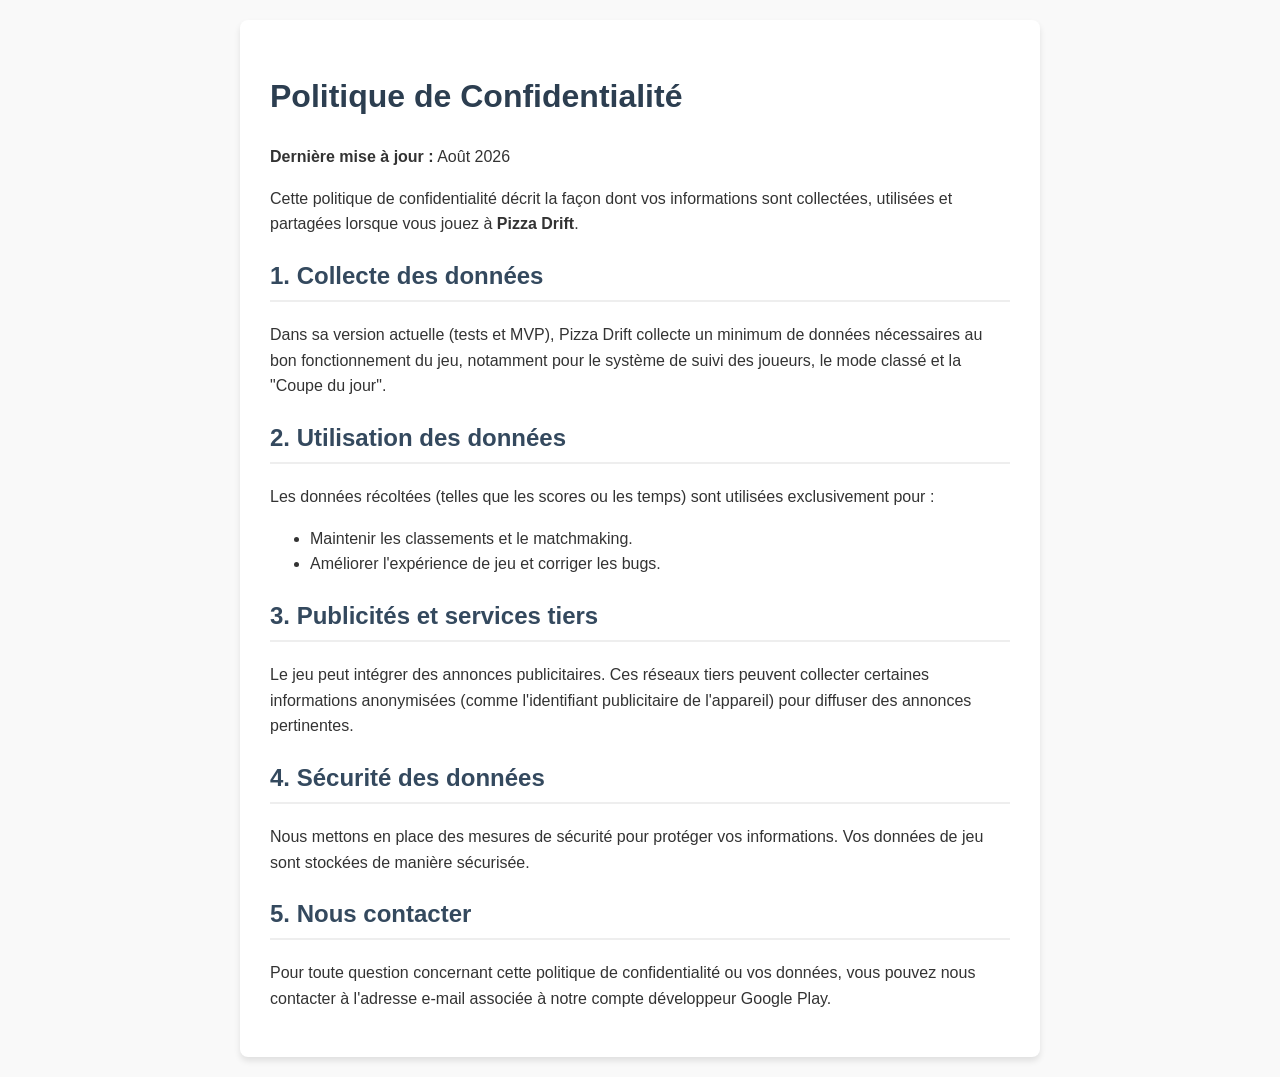
<file: privacy-policy.html>
<!DOCTYPE html>
<html lang="fr">
<head>
    <meta charset="UTF-8">
    <meta name="viewport" content="width=device-width, initial-scale=1.0">
    <title>Politique de Confidentialité - Pizza Drift</title>
    <style>
        body {
            font-family: -apple-system, BlinkMacSystemFont, "Segoe UI", Roboto, Helvetica, Arial, sans-serif;
            line-height: 1.6;
            color: #333;
            max-width: 800px;
            margin: 0 auto;
            padding: 20px;
            background-color: #f9f9f9;
        }
        .container {
            background-color: #fff;
            padding: 30px;
            border-radius: 8px;
            box-shadow: 0 4px 6px rgba(0,0,0,0.1);
        }
        h1 { color: #2c3e50; }
        h2 { color: #34495e; border-bottom: 2px solid #eee; padding-bottom: 5px; }
        p { margin-bottom: 15px; }
    </style>
</head>
<body>
    <div class="container">
        <h1>Politique de Confidentialité</h1>
        <p><strong>Dernière mise à jour :</strong> Août 2026</p>

        <p>Cette politique de confidentialité décrit la façon dont vos informations sont collectées, utilisées et partagées lorsque vous jouez à <strong>Pizza Drift</strong>.</p>

        <h2>1. Collecte des données</h2>
        <p>Dans sa version actuelle (tests et MVP), Pizza Drift collecte un minimum de données nécessaires au bon fonctionnement du jeu, notamment pour le système de suivi des joueurs, le mode classé et la "Coupe du jour".</p>

        <h2>2. Utilisation des données</h2>
        <p>Les données récoltées (telles que les scores ou les temps) sont utilisées exclusivement pour :</p>
        <ul>
            <li>Maintenir les classements et le matchmaking.</li>
            <li>Améliorer l'expérience de jeu et corriger les bugs.</li>
        </ul>

        <h2>3. Publicités et services tiers</h2>
        <p>Le jeu peut intégrer des annonces publicitaires. Ces réseaux tiers peuvent collecter certaines informations anonymisées (comme l'identifiant publicitaire de l'appareil) pour diffuser des annonces pertinentes.</p>

        <h2>4. Sécurité des données</h2>
        <p>Nous mettons en place des mesures de sécurité pour protéger vos informations. Vos données de jeu sont stockées de manière sécurisée.</p>

        <h2>5. Nous contacter</h2>
        <p>Pour toute question concernant cette politique de confidentialité ou vos données, vous pouvez nous contacter à l'adresse e-mail associée à notre compte développeur Google Play.</p>
    </div>
</body>
</html>
</file>
